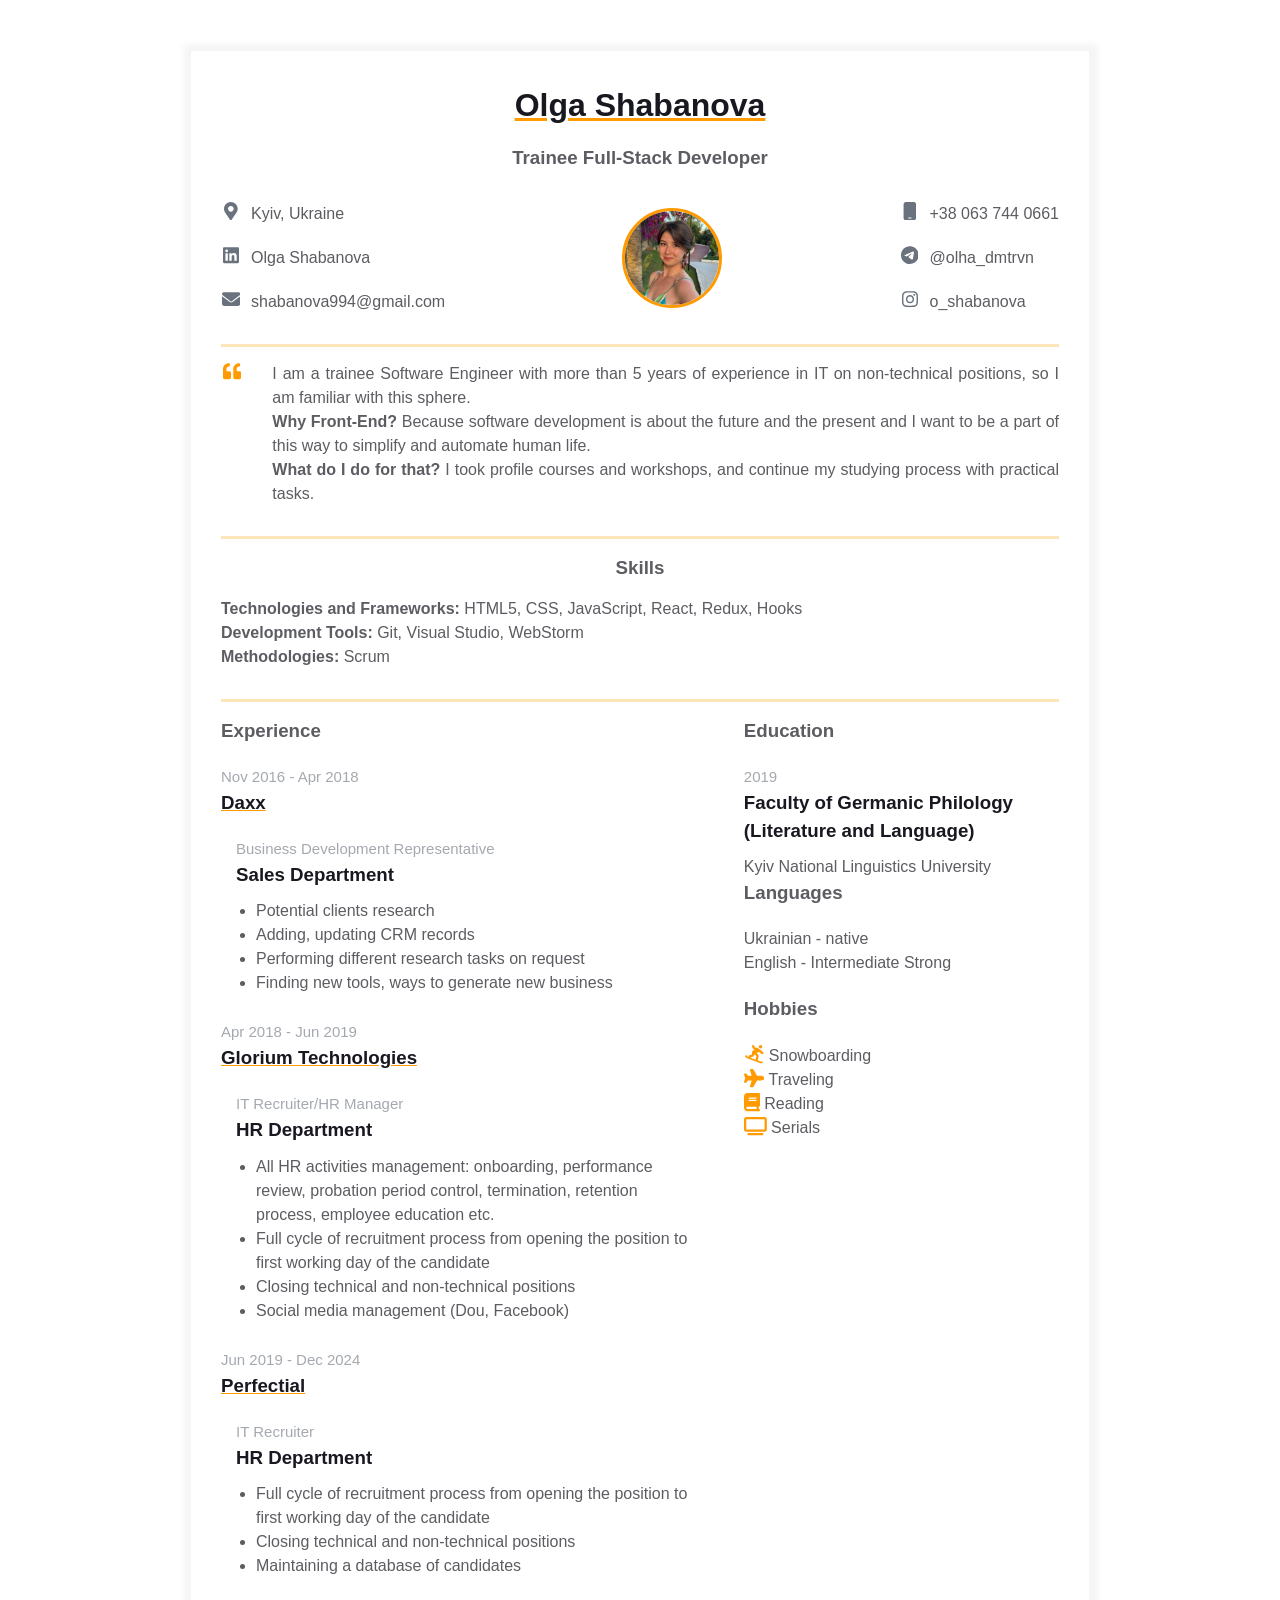
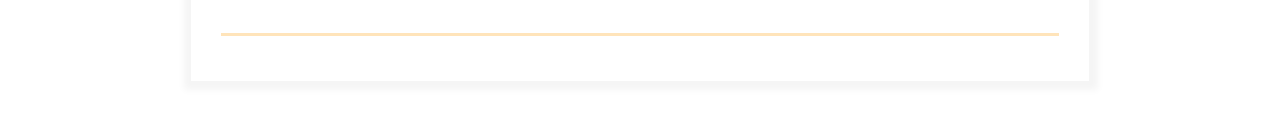
<file: index.html>
<!DOCTYPE html>
<html>
<head>
    <meta charset="UTF-8" />
    <link rel="stylesheet" href="styles.css" />
    <meta name="viewport" content="width=device-width, initial-scale=1" />
    <title>Résumé</title>
</head>
<body>
<main>
    <div class="resume">
        <div class="container">
            <div class="resume__block">
                <h1 class="contact-info__header">Olga Shabanova</h1>
                <h3 class="contact-info__sub-header">Trainee Full-Stack Developer</h3>

                <div class="contact_info_container fh">
                    <div class="contact-info__block">
                        <a href="" rel="author" class="contact-info__item">
                            <div class="contact-info__item-icon-wrapper">
                                <svg class="contact-info__item-icon" xmlns="http://www.w3.org/2000/svg"
                                     viewBox="0 0 384 512">
                                    <path
                                            d="M172.268 501.67C26.97 291.031 0 269.413 0 192 0 85.961 85.961 0 192 0s192 85.961 192 192c0 77.413-26.97 99.031-172.268 309.67-9.535 13.774-29.93 13.773-39.464 0zM192 272c44.183 0 80-35.817 80-80s-35.817-80-80-80-80 35.817-80 80 35.817 80 80 80z">
                                    </path>
                                </svg>
                            </div>
                            <span>Kyiv, Ukraine</span>
                        </a>
                        <a href="https://www.linkedin.com/in/olga-shabanova-709458131/" rel="author"
                           class="contact-info__item">
                            <div class="contact-info__item-icon-wrapper">
                                <svg class="contact-info__item-icon" xmlns="http://www.w3.org/2000/svg"
                                     viewBox="0 0 448 512">
                                    <path
                                            d="M416 32H31.9C14.3 32 0 46.5 0 64.3v383.4C0 465.5 14.3 480 31.9 480H416c17.6 0 32-14.5 32-32.3V64.3c0-17.8-14.4-32.3-32-32.3zM135.4 416H69V202.2h66.5V416zm-33.2-243c-21.3 0-38.5-17.3-38.5-38.5S80.9 96 102.2 96c21.2 0 38.5 17.3 38.5 38.5 0 21.3-17.2 38.5-38.5 38.5zm282.1 243h-66.4V312c0-24.8-.5-56.7-34.5-56.7-34.6 0-39.9 27-39.9 54.9V416h-66.4V202.2h63.7v29.2h.9c8.9-16.8 30.6-34.5 62.9-34.5 67.2 0 79.7 44.3 79.7 101.9V416z">
                                    </path>
                                </svg>
                            </div>
                            <span>Olga Shabanova</span>
                        </a>
                        <a href="mailto:shabanova994@gmail.com" rel="author" class="contact-info__item">
                            <div class="contact-info__item-icon-wrapper">
                                <svg class="contact-info__item-icon" xmlns="http://www.w3.org/2000/svg"
                                     viewBox="0 0 512 512">
                                    <path
                                            d="M48 64C21.5 64 0 85.5 0 112c0 15.1 7.1 29.3 19.2 38.4L236.8 313.6c11.4 8.5 27 8.5 38.4 0L492.8 150.4c12.1-9.1 19.2-23.3 19.2-38.4c0-26.5-21.5-48-48-48H48zM0 176V384c0 35.3 28.7 64 64 64H448c35.3 0 64-28.7 64-64V176L294.4 339.2c-22.8 17.1-54 17.1-76.8 0L0 176z"/>
                                </svg>
                            </div>
                            <span>shabanova994@gmail.com</span>
                        </a>

                    </div>

                    <div class="contact-info__block contact-info__block--center">
                        <img
                                class="contact-info__avatar"
                                src="assets/olga-avatar.png"
                                alt="Avatar"
                        />
                    </div>

                    <div class="contact-info__block">
                        <a href="" rel="author" class="contact-info__item">
                            <div class="contact-info__item-icon-wrapper">
                                <svg class="contact-info__item-icon" xmlns="http://www.w3.org/2000/svg"
                                     viewBox="0 0 384 512">
                                    <path d="M80 0C44.7 0 16 28.7 16 64V448c0 35.3 28.7 64 64 64H304c35.3 0 64-28.7 64-64V64c0-35.3-28.7-64-64-64H80zm80 432h64c8.8 0 16 7.2 16 16s-7.2 16-16 16H160c-8.8 0-16-7.2-16-16s7.2-16 16-16z"/>
                                </svg>
                            </div>
                            <span>+38 063 744 0661</span>
                        </a>
                        <a href="https://t.me/olha_dmtrvn" rel="author" class="contact-info__item">
                            <div class="contact-info__item-icon-wrapper">
                                <svg class="contact-info__item-icon"
                                     xmlns="http://www.w3.org/2000/svg" viewBox="0 0 496 512">
                                    <path d="M248,8C111.033,8,0,119.033,0,256S111.033,504,248,504,496,392.967,496,256,384.967,8,248,8ZM362.952,176.66c-3.732,39.215-19.881,134.378-28.1,178.3-3.476,18.584-10.322,24.816-16.948,25.425-14.4,1.326-25.338-9.517-39.287-18.661-21.827-14.308-34.158-23.215-55.346-37.177-24.485-16.135-8.612-25,5.342-39.5,3.652-3.793,67.107-61.51,68.335-66.746.153-.655.3-3.1-1.154-4.384s-3.59-.849-5.135-.5q-3.283.746-104.608,69.142-14.845,10.194-26.894,9.934c-8.855-.191-25.888-5.006-38.551-9.123-15.531-5.048-27.875-7.717-26.8-16.291q.84-6.7,18.45-13.7,108.446-47.248,144.628-62.3c68.872-28.647,83.183-33.623,92.511-33.789,2.052-.034,6.639.474,9.61,2.885a10.452,10.452,0,0,1,3.53,6.716A43.765,43.765,0,0,1,362.952,176.66Z"/>
                                </svg>
                            </div>
                            <span>@olha_dmtrvn</span>
                        </a>
                        <a href="https://instagram.com/o_shabanova?igshid=NTdlMDg3MTY=" rel="author"
                           class="contact-info__item">
                            <div class="contact-info__item-icon-wrapper">
                                <svg class="contact-info__item-icon" xmlns="http://www.w3.org/2000/svg"
                                     viewBox="0 0 448 512">
                                    <path d="M224.1 141c-63.6 0-114.9 51.3-114.9 114.9s51.3 114.9 114.9 114.9S339 319.5 339 255.9 287.7 141 224.1 141zm0 189.6c-41.1 0-74.7-33.5-74.7-74.7s33.5-74.7 74.7-74.7 74.7 33.5 74.7 74.7-33.6 74.7-74.7 74.7zm146.4-194.3c0 14.9-12 26.8-26.8 26.8-14.9 0-26.8-12-26.8-26.8s12-26.8 26.8-26.8 26.8 12 26.8 26.8zm76.1 27.2c-1.7-35.9-9.9-67.7-36.2-93.9-26.2-26.2-58-34.4-93.9-36.2-37-2.1-147.9-2.1-184.9 0-35.8 1.7-67.6 9.9-93.9 36.1s-34.4 58-36.2 93.9c-2.1 37-2.1 147.9 0 184.9 1.7 35.9 9.9 67.7 36.2 93.9s58 34.4 93.9 36.2c37 2.1 147.9 2.1 184.9 0 35.9-1.7 67.7-9.9 93.9-36.2 26.2-26.2 34.4-58 36.2-93.9 2.1-37 2.1-147.8 0-184.8zM398.8 388c-7.8 19.6-22.9 34.7-42.6 42.6-29.5 11.7-99.5 9-132.1 9s-102.7 2.6-132.1-9c-19.6-7.8-34.7-22.9-42.6-42.6-11.7-29.5-9-99.5-9-132.1s-2.6-102.7 9-132.1c7.8-19.6 22.9-34.7 42.6-42.6 29.5-11.7 99.5-9 132.1-9s102.7-2.6 132.1 9c19.6 7.8 34.7 22.9 42.6 42.6 11.7 29.5 9 99.5 9 132.1s2.7 102.7-9 132.1z"/>
                                </svg>
                            </div>
                            <span>o_shabanova</span>
                        </a>
                    </div>
                </div>
            </div>
        </div>
        <div class="container">
            <div class="resume__block">
                <div class="intro">
                    <div class="intro__icon-wrapper">
                        <svg
                                class="intro__icon"
                                xmlns="http://www.w3.org/2000/svg"
                                viewBox="0 0 512 512"
                        >
                            <path
                                    d="M464 256h-80v-64c0-35.3 28.7-64 64-64h8c13.3 0 24-10.7
            24-24V56c0-13.3-10.7-24-24-24h-8c-88.4 0-160 71.6-160 160v240c0
            26.5 21.5 48 48 48h128c26.5 0 48-21.5
            48-48V304c0-26.5-21.5-48-48-48zm-288 0H96v-64c0-35.3 28.7-64
            64-64h8c13.3 0 24-10.7 24-24V56c0-13.3-10.7-24-24-24h-8C71.6
            32 0 103.6 0 192v240c0 26.5 21.5 48 48 48h128c26.5 0 48-21.5
            48-48V304c0-26.5-21.5-48-48-48z"
                            ></path>
                        </svg>
                    </div>
                    <p class="intro_text">
                        I am a trainee Software Engineer with more than 5 years of experience in IT on non-technical positions, so I am familiar with this sphere.<br/>
                        <b>Why Front-End?</b> Because software development is about the future and the present and I
                        want to be a part of this way to simplify and automate human life.<br/>
                        <b>What do I do for that?</b> I took profile courses and workshops, and continue my studying process with practical tasks.
                    </p>
                </div>
            </div>
        </div>
        <div class="container">
            <div class="resume__block">
                <div class="skills">
                    <h3 class="skills__header">Skills</h3>
                    <p class="skills__text">
                        <b>Technologies and Frameworks:</b> HTML5, CSS, JavaScript, React, Redux,
                        Hooks <br/>
                        <b>Development Tools:</b> Git, Visual Studio, WebStorm <br/>
                        <b>Methodologies:</b> Scrum <br/>

                    </p>
                </div>
            </div>
        </div>
        <div class="container">
            <div class="resume__block">
                <div class="main-info fh">

                    <div class="experiences">
                        <h3 class="experiences__header">Experience</h3>
                        <div class="experiences__company">
                            <div class="experiences__company-header">
                                <span class="experiences__company-header-durability">Nov 2016 - Apr 2018</span>
                                <h3 class="experiences__company-header-name">Daxx</h3>
                            </div>

                            <div class="experiences__company-project">
                                <span class="experiences__company-project-role">Business Development Representative</span>
                                <h3 class="experiences__company-project-name">Sales Department</h3>
                                <ul class="experiences__company-project-responsibilities">
                                    <li>Potential clients research</li>
                                    <li>Adding, updating CRM records</li>
                                    <li>Performing different research tasks on request</li>
                                    <li>Finding new tools, ways to generate new business</li>
                                </ul>
                            </div>
                        </div>
                        <div class="experiences__company">
                            <div class="experiences__company-header">
                                <span class="experiences__company-header-durability">Apr 2018 - Jun 2019</span>
                                <h3 class="experiences__company-header-name">Glorium Technologies</h3>
                            </div>

                            <div class="experiences__company-project">
                                <span class="experiences__company-project-role">IT Recruiter/HR Manager</span>
                                <h3 class="experiences__company-project-name">HR Department</h3>
                                <ul class="experiences__company-project-responsibilities">
                                    <li>All HR activities management: onboarding, performance review, probation
                                        period control, termination, retention process, employee education
                                        etc.
                                    </li>
                                    <li>Full cycle of recruitment process from opening the position to first
                                        working day of the candidate
                                    </li>
                                    <li>Closing technical and non-technical positions</li>
                                    <li>Social media management (Dou, Facebook)</li>
                                </ul>
                            </div>
                        </div>
                        <div class="experiences__company">
                            <div class="experiences__company-header">
                                <span class="experiences__company-header-durability">Jun 2019 - Dec 2024</span>
                                <h3 class="experiences__company-header-name">Perfectial</h3>
                            </div>

                            <div class="experiences__company-project">
                                <span class="experiences__company-project-role">IT Recruiter</span>
                                <h3 class="experiences__company-project-name">HR Department</h3>
                                <ul class="experiences__company-project-responsibilities">
                                    <li>Full cycle of recruitment process from opening the position to first
                                        working day of the candidate
                                    </li>
                                    <li>Closing technical and non-technical positions</li>
                                    <li>Maintaining a database of candidates</li>
                                </ul>
                            </div>
                        </div>
                    </div>
                    <div class="additional-info fv">
                        <div class="additional-info__education">
                            <h3 class="additional-info__education-header">Education</h3>
                            <div class="additional-info__education-university">
                                <span class="additional-info__education-university-durability">2019</span>
                                <h3 class="additional-info__education-university-speciality">Faculty of Germanic
                                    Philology (Literature and Language)</h3>
                                <p class="additional-info__education-university-name">Kyiv National Linguistics
                                    University</p>
                            </div>

                            <div class="additional-info__languages">
                                <h3 class="additional-info__languages-header">Languages</h3>
                                <p class="additional-info__languages-item">
                                    Ukrainian - native
                                </p>
                                <p class="additional-info__languages-item">
                                    English - Intermediate Strong
                                </p>
                            </div>
                            <div class="additional-info__hobbies">
                                <h3 class="additional-info__hobbies-header">Hobbies</h3>
                                <p class="additional-info__hobby-item">
                                    <svg class="hobby__item-icon" xmlns="http://www.w3.org/2000/svg"
                                         viewBox="0 0 576 512">
                                        <path d="M241.7 3.4c15.8-7.9 35-1.5 42.9 14.3l25 50 42.4 8.5c19.5 3.9 37.8 12.3 53.5 24.5l126.1 98.1c14 10.9 16.5 31 5.6 44.9s-31 16.5-44.9 5.6l-72.1-56.1-71.5 31.8 33.1 27.6c23.2 19.3 33.5 50 26.7 79.4l-17.4 75.2c-2.2 9.4-8.2 16.8-16.1 21l86.5 33.1c4.6 1.8 9.4 2.6 14.3 2.6H504c13.3 0 24 10.7 24 24s-10.7 24-24 24H475.8c-10.8 0-21.4-2-31.5-5.8L92.1 371.3c-11.5-4.4-22-11.2-30.8-20L39 329c-9.4-9.4-9.4-24.6 0-33.9s24.6-9.4 33.9 0l22.4 22.4c4 4 8.7 7.1 14 9.1l22.4 8.6c-.8-1.6-1.5-3.2-2.1-4.9c-5.6-16.8 3.5-34.9 20.2-40.5L224 264.9l0-53.2c0-24.2 13.7-46.4 35.4-57.2l45.2-22.6-7.5-1.5c-19.4-3.9-35.9-16.5-44.7-34.1l-25-50c-7.9-15.8-1.5-35 14.3-42.9zM171 350.1l159 60.9c-2.1-5.6-2.6-11.9-1.1-18.2l17.4-75.2c1.4-5.9-.7-12-5.4-15.9l-52.8-44 0 18.8c0 20.7-13.2 39-32.8 45.5L171 350.1zM464 96c-26.5 0-48-21.5-48-48s21.5-48 48-48s48 21.5 48 48s-21.5 48-48 48z"/>
                                    </svg>
                                    <span>Snowboarding</span>
                                </p>
                                <p class="additional-info__hobby-item">
                                    <svg class="hobby__item-icon" xmlns="http://www.w3.org/2000/svg"
                                         viewBox="0 0 576 512">
                                        <path d="M482.3 192c34.2 0 93.7 29 93.7 64c0 36-59.5 64-93.7 64l-116.6 0L265.2 495.9c-5.7 10-16.3 16.1-27.8 16.1l-56.2 0c-10.6 0-18.3-10.2-15.4-20.4l49-171.6L112 320 68.8 377.6c-3 4-7.8 6.4-12.8 6.4l-42 0c-7.8 0-14-6.3-14-14c0-1.3 .2-2.6 .5-3.9L32 256 .5 145.9c-.4-1.3-.5-2.6-.5-3.9c0-7.8 6.3-14 14-14l42 0c5 0 9.8 2.4 12.8 6.4L112 192l102.9 0-49-171.6C162.9 10.2 170.6 0 181.2 0l56.2 0c11.5 0 22.1 6.2 27.8 16.1L365.7 192l116.6 0z"/>
                                    </svg>
                                    <span>Traveling</span>
                                </p>
                                <p class="additional-info__hobby-item">
                                    <svg class="hobby__item-icon" xmlns="http://www.w3.org/2000/svg"
                                         viewBox="0 0 448 512">
                                        <path d="M96 0C43 0 0 43 0 96V416c0 53 43 96 96 96H384h32c17.7 0 32-14.3 32-32s-14.3-32-32-32V384c17.7 0 32-14.3 32-32V32c0-17.7-14.3-32-32-32H384 96zm0 384H352v64H96c-17.7 0-32-14.3-32-32s14.3-32 32-32zm32-240c0-8.8 7.2-16 16-16H336c8.8 0 16 7.2 16 16s-7.2 16-16 16H144c-8.8 0-16-7.2-16-16zm16 48H336c8.8 0 16 7.2 16 16s-7.2 16-16 16H144c-8.8 0-16-7.2-16-16s7.2-16 16-16z"/>
                                    </svg>
                                    <span>Reading</span>
                                </p>
                                <p class="additional-info__hobby-item">
                                    <svg class="hobby__item-icon" xmlns="http://www.w3.org/2000/svg"
                                         viewBox="0 0 640 512">
                                        <path d="M64 64V352H576V64H64zM0 64C0 28.7 28.7 0 64 0H576c35.3 0 64 28.7 64 64V352c0 35.3-28.7 64-64 64H64c-35.3 0-64-28.7-64-64V64zM128 448H512c17.7 0 32 14.3 32 32s-14.3 32-32 32H128c-17.7 0-32-14.3-32-32s14.3-32 32-32z"/>
                                    </svg>
                                    <span>Serials</span>
                                </p>
                            </div>
                        </div>
                    </div>
                </div>
            </div>
        </div>
    </div>
</main>
</body>
</html>
</file>
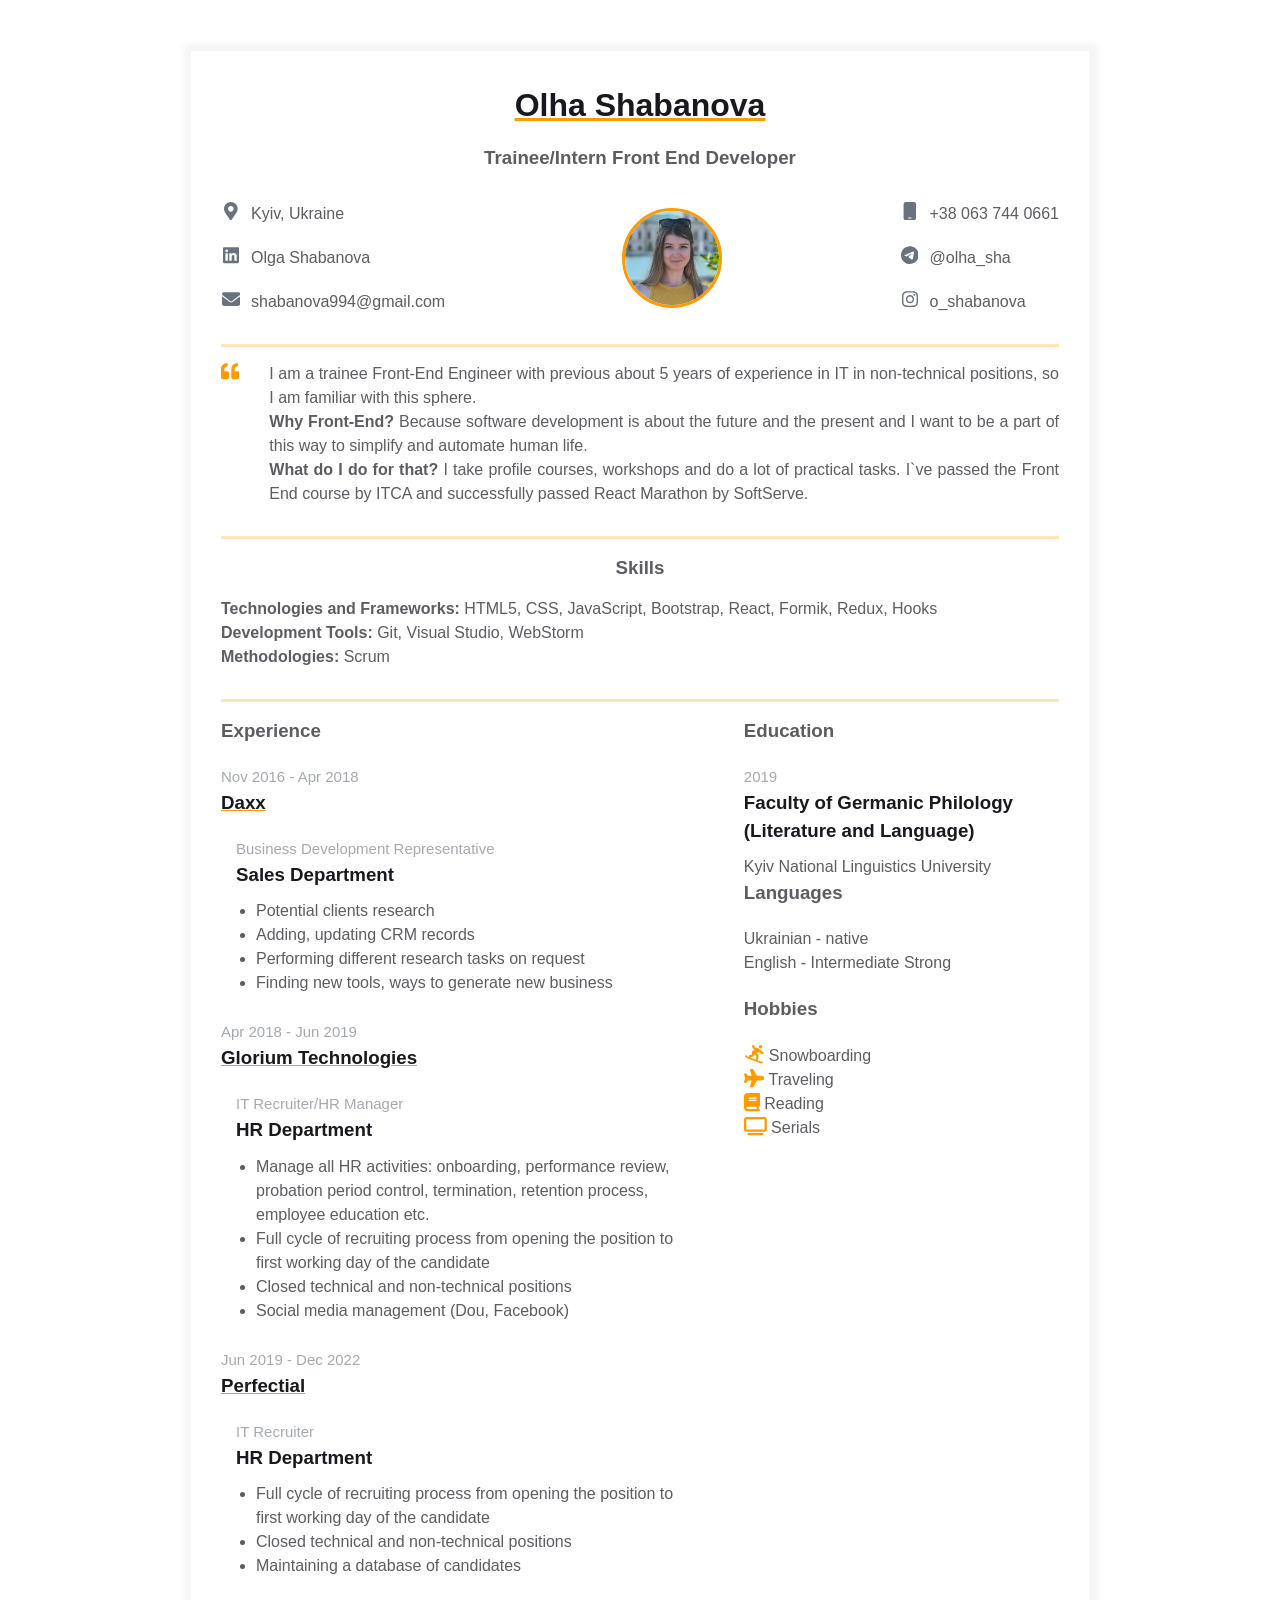
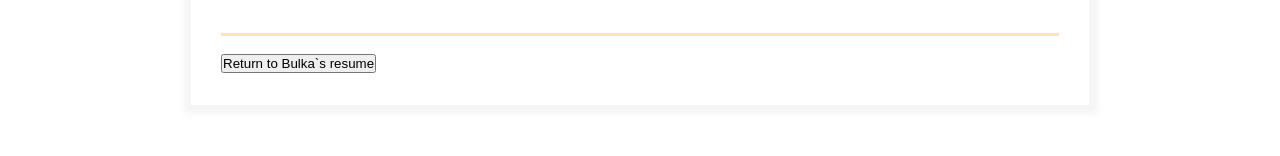
<file: myresume.html>
<!DOCTYPE html>
<html>
<head>
    <link rel="stylesheet" href="styles.css">
    <meta charset="UTF-8"/>
    <meta name="viewport" content="width=device-width, initial-scale=1"/>
    <title>My résumé</title>
</head>
<body>
<main>
    <div class="resume">
        <div class="container">
            <div class="resume__block">
                <h1 class="contact-info__header">Olha Shabanova</h1>
                <h3 class="contact-info__sub-header">Trainee/Intern Front End Developer</h3>

                <div class="contact_info_container fh">
                    <div class="contact-info__block">
                        <a href="" rel="author" class="contact-info__item">
                            <div class="contact-info__item-icon-wrapper">
                                <svg class="contact-info__item-icon" xmlns="http://www.w3.org/2000/svg"
                                     viewBox="0 0 384 512">
                                    <path
                                            d="M172.268 501.67C26.97 291.031 0 269.413 0 192 0 85.961 85.961 0 192 0s192 85.961 192 192c0 77.413-26.97 99.031-172.268 309.67-9.535 13.774-29.93 13.773-39.464 0zM192 272c44.183 0 80-35.817 80-80s-35.817-80-80-80-80 35.817-80 80 35.817 80 80 80z">
                                    </path>
                                </svg>
                            </div>
                            <span>Kyiv, Ukraine</span>
                        </a>
                        <a href="https://www.linkedin.com/in/olga-shabanova-709458131/" rel="author"
                           class="contact-info__item">
                            <div class="contact-info__item-icon-wrapper">
                                <svg class="contact-info__item-icon" xmlns="http://www.w3.org/2000/svg"
                                     viewBox="0 0 448 512">
                                    <path
                                            d="M416 32H31.9C14.3 32 0 46.5 0 64.3v383.4C0 465.5 14.3 480 31.9 480H416c17.6 0 32-14.5 32-32.3V64.3c0-17.8-14.4-32.3-32-32.3zM135.4 416H69V202.2h66.5V416zm-33.2-243c-21.3 0-38.5-17.3-38.5-38.5S80.9 96 102.2 96c21.2 0 38.5 17.3 38.5 38.5 0 21.3-17.2 38.5-38.5 38.5zm282.1 243h-66.4V312c0-24.8-.5-56.7-34.5-56.7-34.6 0-39.9 27-39.9 54.9V416h-66.4V202.2h63.7v29.2h.9c8.9-16.8 30.6-34.5 62.9-34.5 67.2 0 79.7 44.3 79.7 101.9V416z">
                                    </path>
                                </svg>
                            </div>
                            <span>Olga Shabanova</span>
                        </a>
                        <a href="mailto:shabanova994@gmail.com" rel="author" class="contact-info__item">
                            <div class="contact-info__item-icon-wrapper">
                                <svg class="contact-info__item-icon" xmlns="http://www.w3.org/2000/svg"
                                     viewBox="0 0 512 512">
                                    <path
                                            d="M48 64C21.5 64 0 85.5 0 112c0 15.1 7.1 29.3 19.2 38.4L236.8 313.6c11.4 8.5 27 8.5 38.4 0L492.8 150.4c12.1-9.1 19.2-23.3 19.2-38.4c0-26.5-21.5-48-48-48H48zM0 176V384c0 35.3 28.7 64 64 64H448c35.3 0 64-28.7 64-64V176L294.4 339.2c-22.8 17.1-54 17.1-76.8 0L0 176z"/>
                                </svg>
                            </div>
                            <span>shabanova994@gmail.com</span>
                        </a>

                    </div>

                    <div class="contact-info__block contact-info__block--center">
                        <img class="contact-info__avatar" src="assets/olya-avatar.png" alt="Avatar">
                    </div>

                    <div class="contact-info__block">
                        <a href="" rel="author" class="contact-info__item">
                            <div class="contact-info__item-icon-wrapper">
                                <svg class="contact-info__item-icon" xmlns="http://www.w3.org/2000/svg"
                                     viewBox="0 0 384 512">
                                    <path d="M80 0C44.7 0 16 28.7 16 64V448c0 35.3 28.7 64 64 64H304c35.3 0 64-28.7 64-64V64c0-35.3-28.7-64-64-64H80zm80 432h64c8.8 0 16 7.2 16 16s-7.2 16-16 16H160c-8.8 0-16-7.2-16-16s7.2-16 16-16z"/>
                                </svg>
                            </div>
                            <span>+38 063 744 0661</span>
                        </a>
                        <a href="https://t.me/olha_sha" rel="author" class="contact-info__item">
                            <div class="contact-info__item-icon-wrapper">
                                <svg class="contact-info__item-icon"
                                     xmlns="http://www.w3.org/2000/svg" viewBox="0 0 496 512">
                                    <path d="M248,8C111.033,8,0,119.033,0,256S111.033,504,248,504,496,392.967,496,256,384.967,8,248,8ZM362.952,176.66c-3.732,39.215-19.881,134.378-28.1,178.3-3.476,18.584-10.322,24.816-16.948,25.425-14.4,1.326-25.338-9.517-39.287-18.661-21.827-14.308-34.158-23.215-55.346-37.177-24.485-16.135-8.612-25,5.342-39.5,3.652-3.793,67.107-61.51,68.335-66.746.153-.655.3-3.1-1.154-4.384s-3.59-.849-5.135-.5q-3.283.746-104.608,69.142-14.845,10.194-26.894,9.934c-8.855-.191-25.888-5.006-38.551-9.123-15.531-5.048-27.875-7.717-26.8-16.291q.84-6.7,18.45-13.7,108.446-47.248,144.628-62.3c68.872-28.647,83.183-33.623,92.511-33.789,2.052-.034,6.639.474,9.61,2.885a10.452,10.452,0,0,1,3.53,6.716A43.765,43.765,0,0,1,362.952,176.66Z"/>
                                </svg>
                            </div>
                            <span>@olha_sha</span>
                        </a>
                        <a href="https://instagram.com/o_shabanova?igshid=NTdlMDg3MTY=" rel="author"
                           class="contact-info__item">
                            <div class="contact-info__item-icon-wrapper">
                                <svg class="contact-info__item-icon" xmlns="http://www.w3.org/2000/svg"
                                     viewBox="0 0 448 512">
                                    <path d="M224.1 141c-63.6 0-114.9 51.3-114.9 114.9s51.3 114.9 114.9 114.9S339 319.5 339 255.9 287.7 141 224.1 141zm0 189.6c-41.1 0-74.7-33.5-74.7-74.7s33.5-74.7 74.7-74.7 74.7 33.5 74.7 74.7-33.6 74.7-74.7 74.7zm146.4-194.3c0 14.9-12 26.8-26.8 26.8-14.9 0-26.8-12-26.8-26.8s12-26.8 26.8-26.8 26.8 12 26.8 26.8zm76.1 27.2c-1.7-35.9-9.9-67.7-36.2-93.9-26.2-26.2-58-34.4-93.9-36.2-37-2.1-147.9-2.1-184.9 0-35.8 1.7-67.6 9.9-93.9 36.1s-34.4 58-36.2 93.9c-2.1 37-2.1 147.9 0 184.9 1.7 35.9 9.9 67.7 36.2 93.9s58 34.4 93.9 36.2c37 2.1 147.9 2.1 184.9 0 35.9-1.7 67.7-9.9 93.9-36.2 26.2-26.2 34.4-58 36.2-93.9 2.1-37 2.1-147.8 0-184.8zM398.8 388c-7.8 19.6-22.9 34.7-42.6 42.6-29.5 11.7-99.5 9-132.1 9s-102.7 2.6-132.1-9c-19.6-7.8-34.7-22.9-42.6-42.6-11.7-29.5-9-99.5-9-132.1s-2.6-102.7 9-132.1c7.8-19.6 22.9-34.7 42.6-42.6 29.5-11.7 99.5-9 132.1-9s102.7-2.6 132.1 9c19.6 7.8 34.7 22.9 42.6 42.6 11.7 29.5 9 99.5 9 132.1s2.7 102.7-9 132.1z"/>
                                </svg>
                            </div>
                            <span>o_shabanova</span>
                        </a>
                    </div>
                </div>
            </div>
        </div>
        <div class="container">
            <div class="resume__block">
                <div class="intro">
                    <div class="intro__icon-wrapper">
                        <svg class="intro__icon" xmlns="http://www.w3.org/2000/svg" viewBox="0 0 512 512">
                            <path
                                    d="M464 256h-80v-64c0-35.3 28.7-64 64-64h8c13.3 0 24-10.7 24-24V56c0-13.3-10.7-24-24-24h-8c-88.4 0-160 71.6-160 160v240c0 26.5 21.5 48 48 48h128c26.5 0 48-21.5 48-48V304c0-26.5-21.5-48-48-48zm-288 0H96v-64c0-35.3 28.7-64 64-64h8c13.3 0 24-10.7 24-24V56c0-13.3-10.7-24-24-24h-8C71.6 32 0 103.6 0 192v240c0 26.5 21.5 48 48 48h128c26.5 0 48-21.5 48-48V304c0-26.5-21.5-48-48-48z">
                            </path>
                        </svg>
                    </div>
                    <p class="intro_text">
                        I am a trainee Front-End Engineer with previous about 5 years of experience in IT in
                        non-technical positions, so I am familiar with this sphere.<br/>
                        <b>Why Front-End?</b> Because software development is about the future and the present and I
                        want to be a part of this way to simplify and automate human life.<br/>
                        <b>What do I do for that?</b> I take profile courses, workshops and do a lot of practical tasks.
                        I`ve passed the Front End course by ITCA and successfully passed React Marathon by SoftServe.
                    </p>
                </div>
            </div>
        </div>
        <div class="container">
            <div class="resume__block">
                <div class="skills">
                    <h3 class="skills__header">Skills</h3>
                    <p class="skills__text">
                        <b>Technologies and Frameworks:</b> HTML5, CSS, JavaScript, Bootstrap, React, Formik, Redux,
                        Hooks <br/>
                        <b>Development Tools:</b> Git, Visual Studio, WebStorm <br/>
                        <b>Methodologies:</b> Scrum <br/>

                    </p>
                </div>
            </div>
        </div>
        <div class="container">
            <div class="resume__block">
                <div class="main-info fh">

                    <div class="experiences">
                        <h3 class="experiences__header">Experience</h3>
                        <div class="experiences__company">
                            <div class="experiences__company-header">
                                <span class="experiences__company-header-durability">Nov 2016 - Apr 2018</span>
                                <h3 class="experiences__company-header-name">Daxx</h3>
                            </div>

                            <div class="experiences__company-project">
                                <span class="experiences__company-project-role">Business Development Representative</span>
                                <h3 class="experiences__company-project-name">Sales Department</h3>
                                <ul class="experiences__company-project-responsibilities">
                                    <li>Potential clients research</li>
                                    <li>Adding, updating CRM records</li>
                                    <li>Performing different research tasks on request</li>
                                    <li>Finding new tools, ways to generate new business</li>
                                </ul>
                            </div>
                        </div>
                        <div class="experiences__company">
                            <div class="experiences__company-header">
                                <span class="experiences__company-header-durability">Apr 2018 - Jun 2019</span>
                                <h3 class="experiences__company-header-name">Glorium Technologies</h3>
                            </div>

                            <div class="experiences__company-project">
                                <span class="experiences__company-project-role">IT Recruiter/HR Manager</span>
                                <h3 class="experiences__company-project-name">HR Department</h3>
                                <ul class="experiences__company-project-responsibilities">
                                    <li>Manage all HR activities: onboarding, performance review, probation
                                        period control, termination, retention process, employee education
                                        etc.
                                    </li>
                                    <li>Full cycle of recruiting process from opening the position to first
                                        working day of the candidate
                                    </li>
                                    <li>Closed technical and non-technical positions</li>
                                    <li>Social media management (Dou, Facebook)</li>
                                </ul>
                            </div>
                        </div>
                        <div class="experiences__company">
                            <div class="experiences__company-header">
                                <span class="experiences__company-header-durability">Jun 2019 - Dec 2022</span>
                                <h3 class="experiences__company-header-name">Perfectial</h3>
                            </div>

                            <div class="experiences__company-project">
                                <span class="experiences__company-project-role">IT Recruiter</span>
                                <h3 class="experiences__company-project-name">HR Department</h3>
                                <ul class="experiences__company-project-responsibilities">
                                    <li>Full cycle of recruiting process from opening the position to first
                                        working day of the candidate
                                    </li>
                                    <li>Closed technical and non-technical positions</li>
                                    <li>Maintaining a database of candidates</li>
                                </ul>
                            </div>
                        </div>
                    </div>

                    <div class="additional-info fv">
                        <div class="additional-info__education">
                            <h3 class="additional-info__education-header">Education</h3>
                            <div class="additional-info__education-university">
                                <span class="additional-info__education-university-durability">2019</span>
                                <h3 class="additional-info__education-university-speciality">Faculty of Germanic
                                    Philology (Literature and Language)</h3>
                                <p class="additional-info__education-university-name">Kyiv National Linguistics
                                    University</p>
                            </div>

                            <div class="additional-info__languages">
                                <h3 class="additional-info__languages-header">Languages</h3>
                                <p class="additional-info__languages-item">
                                    Ukrainian - native
                                </p>
                                <p class="additional-info__languages-item">
                                    English - Intermediate Strong
                                </p>
                            </div>
                            <div class="additional-info__hobbies">
                                <h3 class="additional-info__hobbies-header">Hobbies</h3>
                                <p class="additional-info__hobby-item">
                                    <svg class="hobby__item-icon" xmlns="http://www.w3.org/2000/svg"
                                         viewBox="0 0 576 512">
                                        <path d="M241.7 3.4c15.8-7.9 35-1.5 42.9 14.3l25 50 42.4 8.5c19.5 3.9 37.8 12.3 53.5 24.5l126.1 98.1c14 10.9 16.5 31 5.6 44.9s-31 16.5-44.9 5.6l-72.1-56.1-71.5 31.8 33.1 27.6c23.2 19.3 33.5 50 26.7 79.4l-17.4 75.2c-2.2 9.4-8.2 16.8-16.1 21l86.5 33.1c4.6 1.8 9.4 2.6 14.3 2.6H504c13.3 0 24 10.7 24 24s-10.7 24-24 24H475.8c-10.8 0-21.4-2-31.5-5.8L92.1 371.3c-11.5-4.4-22-11.2-30.8-20L39 329c-9.4-9.4-9.4-24.6 0-33.9s24.6-9.4 33.9 0l22.4 22.4c4 4 8.7 7.1 14 9.1l22.4 8.6c-.8-1.6-1.5-3.2-2.1-4.9c-5.6-16.8 3.5-34.9 20.2-40.5L224 264.9l0-53.2c0-24.2 13.7-46.4 35.4-57.2l45.2-22.6-7.5-1.5c-19.4-3.9-35.9-16.5-44.7-34.1l-25-50c-7.9-15.8-1.5-35 14.3-42.9zM171 350.1l159 60.9c-2.1-5.6-2.6-11.9-1.1-18.2l17.4-75.2c1.4-5.9-.7-12-5.4-15.9l-52.8-44 0 18.8c0 20.7-13.2 39-32.8 45.5L171 350.1zM464 96c-26.5 0-48-21.5-48-48s21.5-48 48-48s48 21.5 48 48s-21.5 48-48 48z"/>
                                    </svg>
                                    <span>Snowboarding</span>
                                </p>
                                <p class="additional-info__hobby-item">
                                    <svg class="hobby__item-icon" xmlns="http://www.w3.org/2000/svg"
                                         viewBox="0 0 576 512">
                                        <path d="M482.3 192c34.2 0 93.7 29 93.7 64c0 36-59.5 64-93.7 64l-116.6 0L265.2 495.9c-5.7 10-16.3 16.1-27.8 16.1l-56.2 0c-10.6 0-18.3-10.2-15.4-20.4l49-171.6L112 320 68.8 377.6c-3 4-7.8 6.4-12.8 6.4l-42 0c-7.8 0-14-6.3-14-14c0-1.3 .2-2.6 .5-3.9L32 256 .5 145.9c-.4-1.3-.5-2.6-.5-3.9c0-7.8 6.3-14 14-14l42 0c5 0 9.8 2.4 12.8 6.4L112 192l102.9 0-49-171.6C162.9 10.2 170.6 0 181.2 0l56.2 0c11.5 0 22.1 6.2 27.8 16.1L365.7 192l116.6 0z"/>
                                    </svg>
                                    <span>Traveling</span>
                                </p>
                                <p class="additional-info__hobby-item">
                                    <svg class="hobby__item-icon" xmlns="http://www.w3.org/2000/svg"
                                         viewBox="0 0 448 512">
                                        <path d="M96 0C43 0 0 43 0 96V416c0 53 43 96 96 96H384h32c17.7 0 32-14.3 32-32s-14.3-32-32-32V384c17.7 0 32-14.3 32-32V32c0-17.7-14.3-32-32-32H384 96zm0 384H352v64H96c-17.7 0-32-14.3-32-32s14.3-32 32-32zm32-240c0-8.8 7.2-16 16-16H336c8.8 0 16 7.2 16 16s-7.2 16-16 16H144c-8.8 0-16-7.2-16-16zm16 48H336c8.8 0 16 7.2 16 16s-7.2 16-16 16H144c-8.8 0-16-7.2-16-16s7.2-16 16-16z"/>
                                    </svg>
                                    <span>Reading</span>
                                </p>
                                <p class="additional-info__hobby-item">
                                    <svg class="hobby__item-icon" xmlns="http://www.w3.org/2000/svg"
                                         viewBox="0 0 640 512">
                                        <path d="M64 64V352H576V64H64zM0 64C0 28.7 28.7 0 64 0H576c35.3 0 64 28.7 64 64V352c0 35.3-28.7 64-64 64H64c-35.3 0-64-28.7-64-64V64zM128 448H512c17.7 0 32 14.3 32 32s-14.3 32-32 32H128c-17.7 0-32-14.3-32-32s14.3-32 32-32z"/>
                                    </svg>
                                    <span>Serials</span>
                                </p>
                            </div>
                        </div>
                    </div>
                </div>
            </div>
        </div>
        <div class="container link">
            <form action="index.html" method="get">
                <button>Return to Bulka`s resume</button>
            </form>
        </div>
    </div>
</main>
</body>
</html>
</file>
<file: styles.css>
/* General styles */
* {
    margin: 0;
    padding: 0;
    box-sizing: border-box;
}

body {
    font-family: Arial, Helvetica, sans-serif;
    line-height: 1.5;

    --primary-text-color: #181820;
    --secondary-text-color: #5c5c62;
    --durability-text-color: #6a737d9c;
    --icon-color: #6a737d;
    --border-color: #ff9a0045;
    --text-decoration-color: #ff9a00;
}

.container {
    margin: 0 auto;
    padding: 0 30px;
    max-width: 900px;
}

.fh {
    display: flex;
    flex-direction: row;
    justify-content: space-between;
}

.fv {
    display: flex;
    flex-direction: column;
    justify-content: space-between;
}

.resume {
    margin: 50px auto;
    border: 1px solid #f5f5f5;
    box-shadow: 1px 1px 7px 7px #f5f5f5;
    padding: 30px 0;
    max-width: 900px;
}

.resume__block {
    border-bottom: 3px solid var(--border-color);
    padding-bottom: 30px;
    margin-bottom: 15px;
}

@media screen and (max-width: 576px) {
    .main-info,
    .contact_info_container {
        flex-direction: column;
    }

    .contact_info_container {
        align-items: center;
    }

    .contact-info__block:not(:last-child) {
        margin-bottom: 20px;
    }

    .experiences {
        margin-right: 0;
    }
}

/* Contact info styles */

.contact-info__header,
.contact-info__sub-header {
    text-align: center;
}

.contact-info__header {
    color: var(--primary-text-color);
    margin-bottom: 15px;
    text-decoration-color: var(--text-decoration-color);
    text-decoration-line: underline;
}

.contact-info__sub-header {
    color: var(--secondary-text-color);
    margin-bottom: 30px;
}

.contact-info__block {
    display: flex;
    flex-direction: column;
    justify-content: space-between;
}

.contact-info__block--center {
    justify-content: center;
}

.contact-info__item {
    color: var(--secondary-text-color);
    text-decoration: none;
    display: flex;
    justify-content: start;
}

.contact-info__item:not(:last-child) {
    margin-bottom: 20px;
}

.contact-info__item-icon-wrapper {
    margin-right: 10px;
    width: 20px;
    display: flex;
    justify-content: center;
}

.contact-info__item-icon path {
    fill: var(--icon-color);
}

.contact-info__item-icon {
    height: 1.1428rem;
    vertical-align: text-bottom;
}

.contact-info__avatar {
    border-radius: 50%;
    width: 100px;
    height: 100px;
    object-fit: cover;
    border: 3px solid;
    border-color: var(--text-decoration-color);
}

/* Intro and skills styles */

.intro {
    display: flex;
    justify-content: start;
}

.intro__icon-wrapper {
    margin-right: 30px;
    width: 30px;
    display: flex;
    justify-content: center;
}

.intro__icon,
.hobby__item-icon {
    height: 1.1428rem;
    vertical-align: text-bottom;
}

.intro__icon path,
.hobby__item-icon path {
    fill: var(--text-decoration-color);
}

.intro_text {
    color: var(--secondary-text-color);
    text-align: justify;
}

.skills__header {
    color: var(--secondary-text-color);
    text-align: center;
    margin-bottom: 15px;
}

.skills__text {
    color: var(--secondary-text-color);
    text-align: justify;
}

/* Experience and additional info styles */

.experiences {
    flex: 1 1 60%;
    margin-right: 50px;
}

.experiences__header {
    color: var(--secondary-text-color);
    text-align: left;
    margin-bottom: 20px;
}

.experiences__company-header-durability {
    color: var(--durability-text-color);
    text-align: left;
    margin-bottom: 10px;
    font-size: 15px;
}

.experiences__company-header-name {
    color: var(--primary-text-color);
    text-decoration-color: var(--text-decoration-color);
    text-decoration-line: underline;
    text-align: left;
    margin-bottom: 20px;
}

.experiences__company-project {
    margin-left: 15px;
    margin-bottom: 25px;
}

.experiences__company-project-role {
    color: var(--durability-text-color);
    text-align: left;
    margin-bottom: 10px;
    font-size: 15px;
}

.experiences__company-project-name {
    color: var(--primary-text-color);
    text-align: left;
    margin-bottom: 10px;
}

.experiences__company-project-responsibilities {
    color: var(--secondary-text-color);
    padding-left: 20px;
}

.additional-info {
    flex: 1 1 40%;
}

.additional-info__education {
    margin-bottom: 20px;
}

.additional-info__education-header {
    color: var(--secondary-text-color);
    text-align: left;
    margin-bottom: 20px;
}

.additional-info__education-university-durability {
    color: var(--durability-text-color);
    text-align: left;
    margin-bottom: 10px;
    font-size: 15px;
}

.additional-info__education-university-speciality {
    color: var(--primary-text-color);
    text-align: left;
    margin-bottom: 10px;
}

.additional-info__education-university-name {
    color: var(--secondary-text-color);
}

.additional-info__languages,
.additional-info__hobbies {
    margin-bottom: 20px;
}

.additional-info__languages-header,
.additional-info__hobbies-header {
    color: var(--secondary-text-color);
    text-align: left;
    margin-bottom: 20px;
}

.additional-info__languages-item,
.additional-info__hobby-item {
    color: var(--secondary-text-color);
}
</file>
